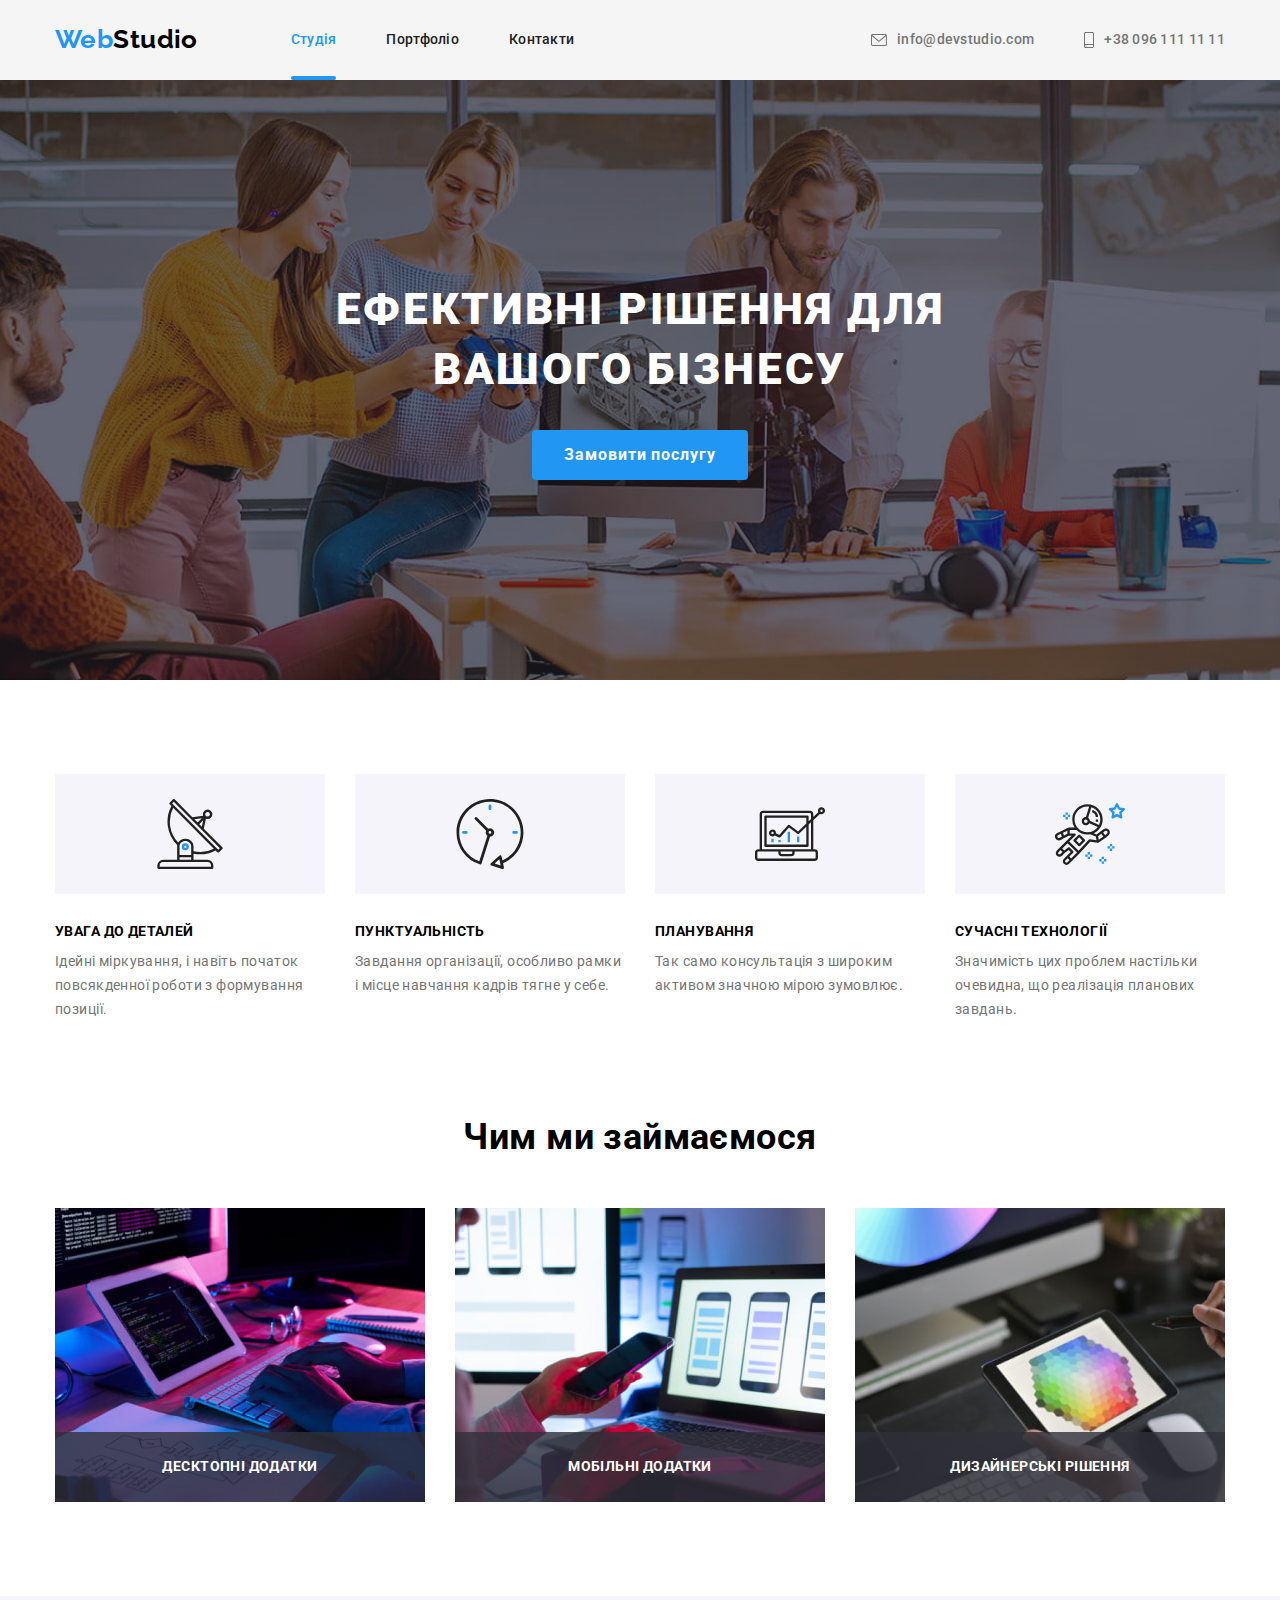
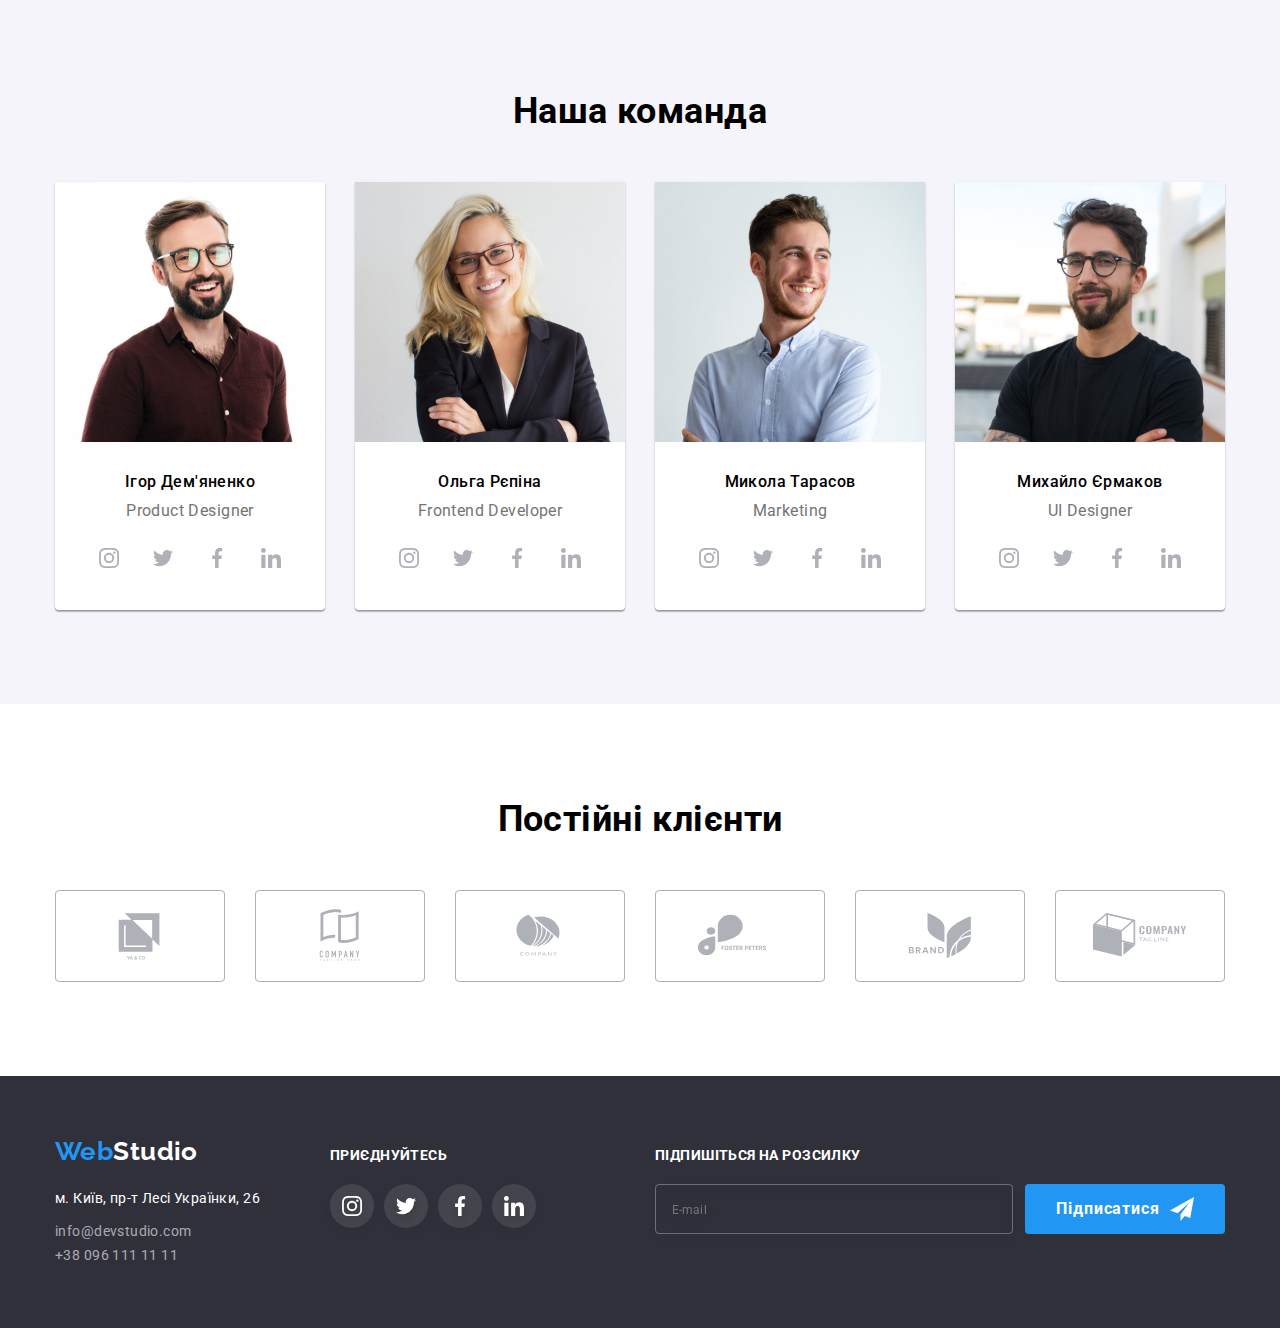
<file: index.html>
<!DOCTYPE html>
<html lang="uk">

<head>
    <meta charset="UTF-8">
    <meta http-equiv="X-UA-Compatible" content="IE=edge">
    <meta name="viewport" content="width=device-width, initial-scale=1.0">
    <title>Web-Studio</title>
    <link rel="preconnect" href="https://fonts.googleapis.com">
    <link rel="preconnect" href="https://fonts.gstatic.com" crossorigin>
    <link
        href="https://fonts.googleapis.com/css2?family=Raleway:wght@700&family=Roboto:wght@400;500;700;900&display=swap"
        rel="stylesheet">
    <!-- modern-normalize -->
    <link rel="stylesheet"
        href="https://cdnjs.cloudflare.com/ajax/libs/modern-normalize/1.1.0/modern-normalize.min.css">
        <link rel="stylesheet" href="./css/main.min.css">
    
</head>

<body class="page">
    <!-- header -->
    <header class="header-page">
        <div class="container header__container">
            <nav class="site-nav">
                <a class="logo link" href="/">Web<span class="site-logo link">Studio</span></a>
                <ul class="nav__list list">
                    <li class="list-item header__item"><a class="nav__link active link current"
                            href="./main.html">Студія</a></li>
                    <li class="list-item header__item"><a class="nav__link link" href="./portfolio.html">Портфоліо</a></li>
                    <li class="list-item header__item"><a class="nav__link link" href="">Контакти</a></li>
                </ul>
            </nav>
    
            <ul class="header__group list">
                <li class="list-item"><a class="link__contact link" href="mailto:info@devstudio.com">
                        <svg class="link-address" width="16" height="12">
                            <use href="./images/icons.svg#icon-mail"></use>
                        </svg>info@devstudio.com</a></li>
                <li class="list-item"><a class="link__contact link" href="tel:+380961111111">
                        <svg class="link-address" width="10" height="16">
                            <use href="./images/icons.svg#icon-tel"></use>
                        </svg>+38 096 111 11 11</a></li>
            </ul>
        </div>
    </header>
    <!-- main -->
    <main>
        <section class="hero">
            <div class="container hero__container">
                <h1 class="main-title">Ефективні рішення для вашого бізнесу</h1>
                <button class="hero__btn hero__btn--active" type="button" data-modal-open>Замовити послугу</button>
            </div>
        </section>
    
        <section class="features section">
            <div class="container">
                <h2 hidden>Особливості</h2>
                <ul class="list features__list">
                    <li class="list-item features__item">
                        <div class="features__icon-block"><svg class="features__icon" width="70" height="70">
                                <use href="./images/icons.svg#icon-antenna"></use>
                            </svg></div>
                        <h3 class="features__subtitle">УВАГА ДО ДЕТАЛЕЙ</h3>
                        <p class="features__desk">Ідейні міркування, і навіть початок повсякденної роботи з формування
                            позиції.</p>
                    </li>
                    <li class="list-item features__item">
                        <div class="features__icon-block"><svg class="features__icon" width="70" height="70">
                                <use href="./images/icons.svg#icon-clock"></use>
                            </svg></div>
                        <h3 class="features__subtitle">ПУНКТУАЛЬНІСТЬ</h3>
                        <p class="features__desk">Завдання організації, особливо рамки і місце навчання кадрів тягне у себе.
                        </p>
                    </li>
                    <li class="list-item features__item">
                        <div class="features__icon-block"><svg class="features__icon" width="70" height="70">
                                <use href="./images/icons.svg#icon-diagram"></use>
                            </svg></div>
                        <h3 class="features__subtitle">ПЛАНУВАННЯ</h3>
                        <p class="features__desk">Так само консультація з широким активом значною мірою зумовлює.</p>
                    </li>
                    <li class="list-item features__item">
                        <div class="features__icon-block"><svg class="features__icon" width="70" height="70">
                                <use href="./images/icons.svg#icon-astronaut"></use>
                            </svg></div>
                        <h3 class="features__subtitle">СУЧАСНІ ТЕХНОЛОГІЇ</h3>
                        <p class="features__desk">Значимість цих проблем настільки очевидна, що реалізація планових завдань.
                        </p>
                    </li>
                </ul>
            </div>
        </section>
    
        <section class="services section">
            <div class="container">
                <h2 class="section-title">Чим ми займаємося</h2>
                <ul class="list services__list">
                    <li class="list-item services__item">
                        <div class="services__card">
                            <img class="img" src="./images/box1.jpg" alt="Верстка" width="370" height="294">
                            <p class="services__description">Десктопні додатки</p>
                        </div>
                    </li>
                    <li class="list-item services__item">
                        <div class="services__card">
                            <img class="img" src="./images/box2.jpg" alt="Створення мобільних додатків" width="370"
                                height="294">
                            <p class="services__description">Мобільні додатки</p>
                        </div>
                    </li>
                    <li class="list-item services__item">
                        <div class="services__card">
                            <img class="img" src="./images/box3.jpg" alt="Створення ігр" width="370" height="294">
                            <p class="services__description">Дизайнерські рішення</p>
                        </div>
                    </li>
                </ul>
            </div>
        </section>
    
        <section class="team section">
            <div class="container">
                <h2 class="section-title">Наша команда</h2>
                <ul class="list team__list">
                    <li class="team__item">
                        <img class="img" src="./images/photo1.jpg" alt="Product Designer Photo" width="270" height="260">
                        <div class="card">
                            <h3 class="team__name">Ігор Дем'яненко</h3>
                            <p class="team__position">Product Designer</p>
                            <ul class="list socials">
                                <li class="list-item socials-item">
                                    <a class="social-links" href="https://instagram.com" target="_blank"
                                        rel="noopener noreferrer" aria-label="Instagram"><svg class="socials-icon"
                                            width="20" height="20">
                                            <use href="./images/icons.svg#icon-instagram"></use>
                                        </svg>
                                    </a>
                                </li>
                                <li class="list-item socials-item">
                                    <a class="social-links" href="https://twitter.com" target="_blank"
                                        rel="noopener noreferrer" aria-label="Twitter"><svg class="socials-icon" width="20"
                                            height="20">
                                            <use href="./images/icons.svg#icon-twitter"></use>
                                        </svg>
                                    </a>
                                </li>
                                <li class="list-item socials-item">
                                    <a class="social-links" href="https://facebook.com" target="_blank"
                                        rel="noopener noreferrer" aria-label="Facebook"><svg class="socials-icon" width="20"
                                            height="20">
                                            <use href="./images/icons.svg#icon-facebook"></use>
                                        </svg>
                                    </a>
                                </li>
                                <li class="list-item socials-item">
                                    <a class="social-links" href="https://linkedin.com" target="_blank"
                                        rel="noopener noreferrer" aria-label="Linkedin"><svg class="socials-icon" width="20"
                                            height="20">
                                            <use href="./images/icons.svg#icon-linkedin"></use>
                                        </svg>
                                    </a>
                                </li>
                            </ul>
                        </div>
                    </li>
                    <li class="team__item socials-item">
                        <img class="img" src="./images/photo2.jpg" alt="Frontend Developer Photo" width="270" height="260">
                        <div class="card">
                            <h3 class="team__name">Ольга Рєпіна</h3>
                            <p class="team__position">Frontend Developer</p>
                            <ul class="list socials">
                                <li class="list-item">
                                    <a class="social-links" href="https://instagram.com" target="_blank"
                                        rel="noopener noreferrer" aria-label="Instagram"><svg class="socials-icon"
                                            width="20" height="20">
                                            <use href="./images/icons.svg#icon-instagram"></use>
                                        </svg>
                                    </a>
                                </li>
                                <li class="list-item socials-item">
                                    <a class="social-links" href="https://twitter.com" target="_blank"
                                        rel="noopener noreferrer" aria-label="Twitter"><svg class="socials-icon" width="20"
                                            height="20">
                                            <use href="./images/icons.svg#icon-twitter"></use>
                                        </svg>
                                    </a>
                                </li>
                                <li class="list-item socials-item">
                                    <a class="social-links" href="https://facebook.com" target="_blank"
                                        rel="noopener noreferrer" aria-label="Facebook"><svg class="socials-icon" width="20"
                                            height="20">
                                            <use href="./images/icons.svg#icon-facebook"></use>
                                        </svg>
                                    </a>
                                </li>
                                <li class="list-item socials-item">
                                    <a class="social-links" href="https://linkedin.com" target="_blank"
                                        rel="noopener noreferrer" aria-label="Linkedin"><svg class="socials-icon" width="20"
                                            height="20">
                                            <use href="./images/icons.svg#icon-linkedin"></use>
                                        </svg>
                                    </a>
                                </li>
                            </ul>
    
                        </div>
                    </li>
                    <li class="team__item socials-item">
                        <img class="img" src="./images/photo3.jpg" alt="Marketing Photo" width="270" height="260">
                        <div class="card">
                            <h3 class="team__name">Микола Тарасов</h3>
                            <p class="team__position">Marketing</p>
                            <ul class="list socials">
                                <li class="list-item">
                                    <a class="social-links" href="https://instagram.com" target="_blank"
                                        rel="noopener noreferrer" aria-label="Instagram"><svg class="socials-icon"
                                            width="20" height="20">
                                            <use href="./images/icons.svg#icon-instagram"></use>
                                        </svg>
                                    </a>
                                </li>
                                <li class="list-item socials-item">
                                    <a class="social-links" href="https://twitter.com" target="_blank"
                                        rel="noopener noreferrer" aria-label="Twitter"><svg class="socials-icon" width="20"
                                            height="20">
                                            <use href="./images/icons.svg#icon-twitter"></use>
                                        </svg>
                                    </a>
                                </li>
                                <li class="list-item socials-item">
                                    <a class="social-links" href="https://facebook.com" target="_blank"
                                        rel="noopener noreferrer" aria-label="Facebook"><svg class="socials-icon" width="20"
                                            height="20">
                                            <use href="./images/icons.svg#icon-facebook"></use>
                                        </svg>
                                    </a>
                                </li>
                                <li class="list-item socials-item">
                                    <a class="social-links" href="https://linkedin.com" target="_blank"
                                        rel="noopener noreferrer" aria-label="Linkedin"><svg class="socials-icon" width="20"
                                            height="20">
                                            <use href="./images/icons.svg#icon-linkedin"></use>
                                        </svg>
                                    </a>
                                </li>
                            </ul>
                        </div>
                    </li>
                    <li class="team__item socials-item">
                        <img class="img" src="./images/photo4.jpg" alt="UI Designer Photo" width="270" height="260">
                        <div class="card">
                            <h3 class="team__name">Михайло Єрмаков</h3>
                            <p class="team__position">UI Designer</p>
                            <ul class="list socials">
                                <li class="list-item">
                                    <a class="social-links" href="https://instagram.com" target="_blank"
                                        rel="noopener noreferrer" aria-label="Instagram"><svg class="socials-icon"
                                            width="20" height="20">
                                            <use href="./images/icons.svg#icon-instagram"></use>
                                        </svg>
                                    </a>
                                </li>
                                <li class="list-item socials-item">
                                    <a class="social-links" href="https://twitter.com" target="_blank"
                                        rel="noopener noreferrer" aria-label="Twitter"><svg class="socials-icon" width="20"
                                            height="20">
                                            <use href="./images/icons.svg#icon-twitter"></use>
                                        </svg>
                                    </a>
                                </li>
                                <li class="list-item socials-item">
                                    <a class="social-links" href="https://facebook.com" target="_blank"
                                        rel="noopener noreferrer" aria-label="Facebook"><svg class="socials-icon" width="20"
                                            height="20">
                                            <use href="./images/icons.svg#icon-facebook"></use>
                                        </svg>
                                    </a>
                                </li>
                                <li class="list-item socials-item">
                                    <a class="social-links" href="https://linkedin.com" target="_blank"
                                        rel="noopener noreferrer" aria-label="Linkedin"><svg class="socials-icon" width="20"
                                            height="20">
                                            <use href="./images/icons.svg#icon-linkedin"></use>
                                        </svg>
                                    </a>
                                </li>
                            </ul>
                        </div>
                    </li>
                </ul>
            </div>
        </section>
    
        <section class="section clients">
            <div class="container">
                <h2 class="section-title">Постійні клієнти</h2>
                <ul class="list clients__list">
                    <li class="list-item clients__item">
                        <div class="clients-block"><a class="clients__link link" href="">
                                <svg class="clients__icon" width="106" height="60">
                                    <use href="./images/icons.svg#icon-Logo"></use>
                                </svg>
                            </a></div>
                    </li>
                    <li class="list-item clients__item">
                        <div class="clients-block"><a class="clients__link link" href="">
                                <svg class="clients__icon" width="106" height="60">
                                    <use href="./images/icons.svg#icon-Logo-1"></use>
                                </svg>
                            </a></div>
                    </li>
                    <li class="list-item clients__item">
                        <div class="clients-block"><a class="clients__link link" href="">
                                <svg class="clients__icon" width="106" height="60">
                                    <use href="./images/icons.svg#icon-Logo-2"></use>
                                </svg>
                            </a></div>
                    </li>
                    <li class="list-item clients__item">
                        <div class="clients-block"><a class="clients__link link" href="">
                                <svg class="clients__icon" width="106" height="60">
                                    <use href="./images/icons.svg#icon-Logo-3"></use>
                                </svg>
                            </a></div>
                    </li>
                    <li class="list-item clients__item">
                        <div class="clients-block"><a class="clients__link link" href="">
                                <svg class="clients__icon" width="106" height="60">
                                    <use href="./images/icons.svg#icon-Logo-4"></use>
                                </svg>
                            </a></div>
                    </li>
                    <li class="list-item clients__item">
                        <div class="clients-block"><a class="clients__link link" href="">
                                <svg class="clients__icon" width="106" height="60">
                                    <use href="./images/icons.svg#icon-Logo-5"></use>
                                </svg>
                            </a></div>
                    </li>
                </ul>
    
            </div>
        </section>
    </main>
    <!-- footer -->
    <footer class="footer">
        <div class="container footer__container">
            <div class="footer_address-block"><a class="logo link footer-logo" href="/">Web<span
                        class="accent link">Studio</span></a>
                <address class="address-list list">
                    <p class="footer__address">м. Київ, пр-т Лесі Українки, 26</p>
                    <ul class="contacts-list list">
                        <li class="list-item"><a class="link contacts mail"
                                href="mailto:info@devstudio.com">info@devstudio.com</a></li>
                        <li class="list-item"><a class="link contacts tel" href="tel:+380961111111">+38 096 111 11 11</a>
                        </li>
                    </ul>
                </address>
            </div>
    
            <div class="social-links-block">
                <p class="social-links-title">приєднуйтесь</p>
                <ul class="list footer__social-links">
                    <li class="list-item socials-item">
                        <a class="social-links footer__sl" href="https://instagram.com" target="_blank"
                            rel="noopener noreferrer" aria-label="Instagram"><svg class="socials-icon si-footer" width="20"
                                height="20">
                                <use href="./images/icons.svg#icon-instagram"></use>
                            </svg>
                        </a>
                    </li>
                    <li class="list-item socials-item">
                        <a class="social-links footer__sl" href="https://twitter.com" target="_blank"
                            rel="noopener noreferrer" aria-label="Twitter"><svg class="socials-icon si-footer" width="20"
                                height="20">
                                <use href="./images/icons.svg#icon-twitter"></use>
                            </svg>
                        </a>
                    </li>
                    <li class="list-item socials-item">
                        <a class="social-links footer__sl" href="https://facebook.com" target="_blank"
                            rel="noopener noreferrer" aria-label="Facebook"><svg class="socials-icon si-footer" width="20"
                                height="20">
                                <use href="./images/icons.svg#icon-facebook"></use>
                            </svg>
                        </a>
                    </li>
                    <li class="list-item socials-item">
                        <a class="social-links footer__sl" href="https://linkedin.com" target="_blank"
                            rel="noopener noreferrer" aria-label="Linkedin"><svg class="socials-icon si-footer" width="20"
                                height="20">
                                <use href="./images/icons.svg#icon-linkedin"></use>
                            </svg>
                        </a>
                    </li>
                </ul>
            </div>
    
            <form class="footer__send-mail">
                <strong class="footer__title">Підпишіться на розсилку</strong>
                <div class="footer__send-block">
                    <label for="mail-footer">
                        <input class="footer__input" type="text" placeholder="E-mail" name="mail-footer" id="mail-footer">
                    </label>
                    <button class="footer__btn" type="submit">
                        Підписатися
                        <svg class="footer__send" width="24" height="24">
                            <use href="./images/icons.svg#icon-icon-send"></use>
                        </svg>
                    </button>
                </div>
            </form>
        </div>
    </footer>
    <!-- js -->
<div class="backdrop is-hidden" data-modal>
    <div class="modal">
        <button class="modal__btn" type="button" data-modal-close>
            <svg class="modal__close-btn" width="18" height="18">
                <use href="./images/icons.svg#icon-close-black-18dp-2-1"></use>
            </svg>
        </button>
        <form class="register-form" name="register-form" autocomplete="off">
            <strong class="register-form__title">Залиште свої дані, ми вам передзвонимо</strong>
            <div class="register-form__group" role="group">
                <label class="register-form__field" for="user-name"><span class="register-form__label">Ім'я</span>
                    <input class="register-form__input" type="text" id="user-name" name="user-name" required
                        minlength="3">
                    <svg class="register-form__icon" width="18" height="18">
                        <use href="./images/icons.svg#icon-person-black-18dp">
                        </use>
                    </svg>
                </label>

                <label class="register-form__field" for="user-tel"><span class="register-form__label">Телефон</span>
                    <input class="register-form__input" type="text" id="user-tel" name="user-tel" required>
                    <svg class="register-form__icon" width="18" height="18">
                        <use href="./images/icons.svg#icon-phone-black-18dp">
                        </use>
                    </svg>
                </label>


                <label class="register-form__field" for="user-mail"><span class="register-form__label">Пошта</span>
                    <input class="register-form__input" type="text" id="user-mail" name="user-mail" required>
                    <svg class="register-form__icon" width="18" height="18">
                        <use href="./images/icons.svg#icon-email-black-18dp">
                        </use>
                    </svg>
                </label>

                <label class="register-form__field" for="user-comment">
                    <span class="register-form__heading">Коментар</span>
                    <textarea class="register-form__message" id="user-comment" name="user-comment" rows="5"
                        placeholder="Введіть текст"></textarea>
                </label>
            </div>

            <label class="register-form__agreement" for="user-agreement">
                <input class="register-form__checkbox visually-hidden" type="checkbox" id="user-agreement"
                    name="user-agreement" required>
                <svg class="register-form__icons" width="16" height="15">
                    <use class="icon-checked" href="./images/icons.svg#icon-icon-check-1"></use>
                    <use class="icon-unchecked" href="./images/icons.svg#icon-check"></use>
                </svg>
                <span class="register-form__desc">Погоджуюся з розсилкою та приймаю <a class="register-form__link"
                        href="">Умови договору</a></span>
            </label>

            <button class="register-form__btn " type="submit">Відправити</button>

        </form>

    </div>
</div>

<script src="./js/modal.js"></script>
</body>

</html>
</file>
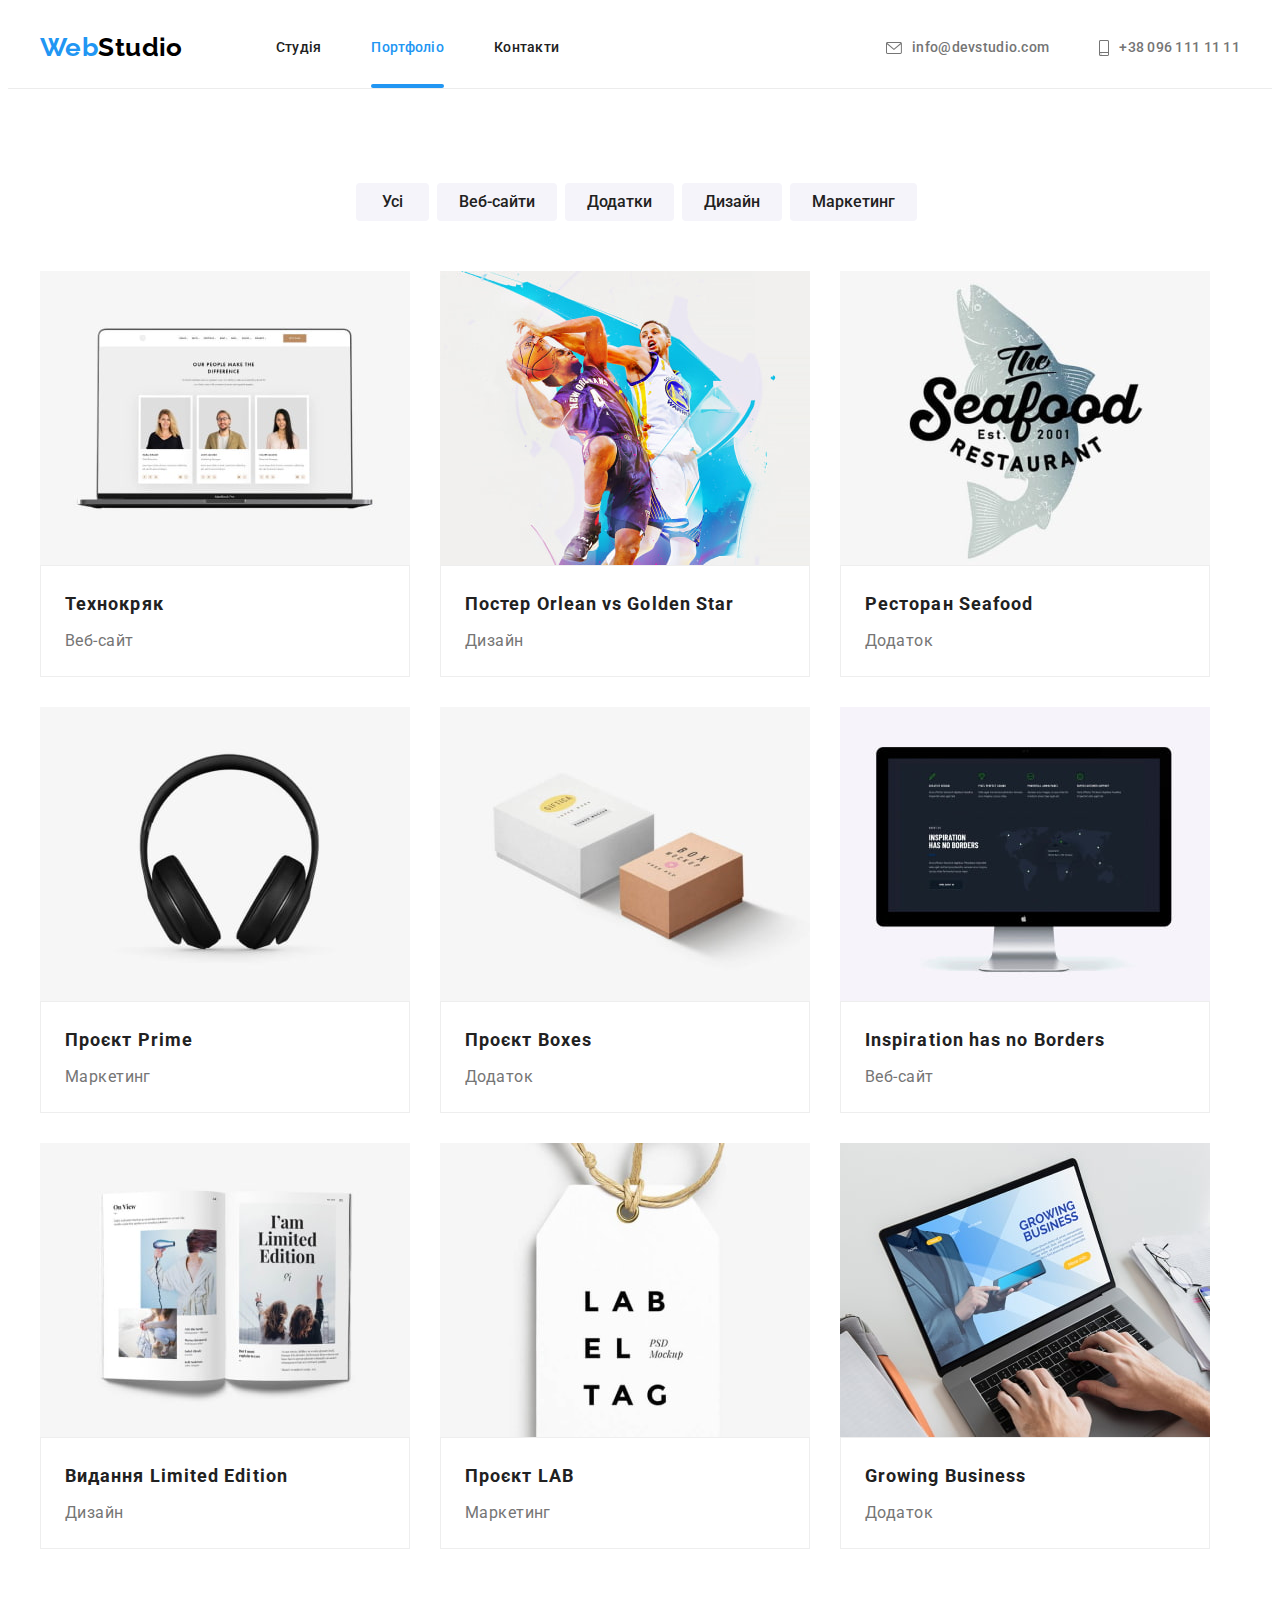
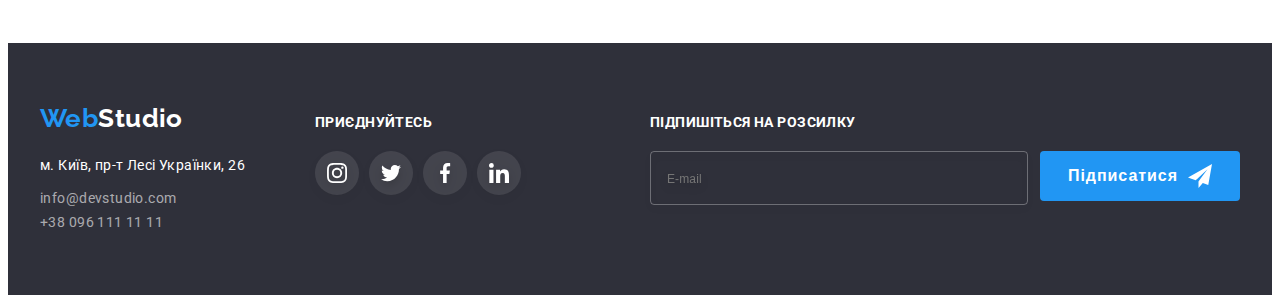
<file: portfolio.html>
<!DOCTYPE html>
<html lang="uk">

<head>
    <meta charset="UTF-8">
    <meta http-equiv="X-UA-Compatible" content="IE=edge">
    <meta name="viewport" content="width=device-width, initial-scale=1.0">
    <title>WebStudio</title>
    <link rel="preconnect" href="https://fonts.googleapis.com">
    <link rel="preconnect" href="https://fonts.gstatic.com" crossorigin>

    <link rel="stylesheet" href="https://cdnjs.cloudflare.com/ajax/libs/modern-normalize/1.1.0/modern-normalize.min.css"
        integrity="sha512-wpPYUAdjBVSE4KJnH1VR1HeZfpl1ub8YT/NKx4PuQ5NmX2tKuGu6U/JRp5y+Y8XG2tV+wKQpNHVUX03MfMFn9Q=="
        crossorigin="anonymous" referrerpolicy="no-referrer" />
    <link
        href="https://fonts.googleapis.com/css2?family=Raleway:wght@700&family=Roboto:wght@400;500;700;900&display=swap"
        rel="stylesheet">
    <link rel="stylesheet" href="./css/main.min.css">

</head>

<body class="page page-body">
    <header class="header">
        <div class="container header__container">
            <nav class="site-nav">
                <div class="header-link">
                    <a class="logo link" href="/">Web<span class="site-logo link">Studio</span></a>
                </div>
                <ul class="nav__list">
                    <li class="list-item header__item"><a class="nav__link link" href="./index.html">Студія</a></li>
                    <li class="list-item header__item"><a class="nav__link active link current"
                            href="./portfolio.html">Портфоліо</a></li>
                    <li class="list-item header__item"><a class="nav__link link" href="">Контакти</a></li>
                </ul>
            </nav>

            <ul class="header__group list">
                <li class="list-item"><a class="link__contact link" href="mailto:info@devstudio.com">
                        <svg class="link-address" width="16" height="12">
                            <use href="./images/icons.svg#icon-mail"></use>
                        </svg>info@devstudio.com</a></li>
                <li class="list-item"><a class="link__contact link" href="tel:+380961111111">
                        <svg class="link-address" width="10" height="16">
                            <use href="./images/icons.svg#icon-tel"></use>
                        </svg>+38 096 111 11 11</a></li>
            </ul>
        </div>

    </header>

    <main>
        <section class="projects section">
            <div class="container">
                <h1 hidden>Проекти</h1>
                <ul class="filters list">
                    <li class="list-item"><button class="filters__btn btn-all" type="button">Усі</button> </li>
                    <li class="list-item"><button class="filters__btn" type="button">Веб-сайти</button> </li>
                    <li class="list-item"><button class="filters__btn" type="button">Додатки</button></li>
                    <li class="list-item"><button class="filters__btn" type="button">Дизайн</button></li>
                    <li class="list-item"><button class="filters__btn" type="button">Маркетинг</button></li>
                </ul>
                <ul class="works list">
                    <li class="work-list">
                        <a class="link portfolio__link" href="">
                            <div class="cards-overlay">
                                <img src="./images/tekhnokryak.jpg" alt="Фото монітору с відкритим сайтом" width="370"
                                    height="294">
                                <div class="overlay is-hidden">
                                    <p class="work-type-description ">Ресурс пропонує комплексні пропозиції з різним
                                        рівнем функціоналу та сервісів. Все це дозволить відвідувачу отримати вичерпні
                                        відомості про компанію чи приватну особу.</p>
                                </div>
                            </div>

                            <div class="portfolio__cards">
                                <h2 class="project-name">Технокряк</h2>
                                <p class="work-type">Веб-сайт</p>
                            </div>
                        </a>
                    </li>
                    <li class="work-list">
                        <a class="link portfolio__link" href="">
                            <div class="cards-overlay">
                                <img src="./images/poster.jpg" alt="Постер з баскетболістами" width="370" height="294">
                                <div class="overlay is-hidden">
                                    <p class="work-type-description">Ресурс пропонує комплексні пропозиції з різним
                                        рівнем функціоналу та сервісів. Все це дозволить відвідувачу отримати вичерпні
                                        відомості про компанію чи приватну особу.</p>
                                </div>
                            </div>

                            <div class="portfolio__cards">
                                <h2 class="project-name">Постер <span lang="en">Orlean vs Golden Star</span></h2>
                                <p class="work-type">Дизайн</p>
                            </div>
                        </a>
                    </li>
                    <li class="work-list">
                        <a class="link portfolio__link" href="">
                            <div class="cards-overlay">
                                <img src="./images/restaurant.jpg" alt="Логотип ресторану" width="370" height="294">
                                <div class="overlay is-hidden">
                                    <p class="work-type-description">Ресурс пропонує комплексні пропозиції з різним
                                        рівнем функціоналу та сервісів. Все це дозволить відвідувачу отримати вичерпні
                                        відомості про компанію чи приватну особу.</p>
                                </div>
                            </div>

                            <div class="portfolio__cards">
                                <h2 class="project-name">Ресторан <span lang="en"> Seafood</span></h2>
                                <p class="work-type">Додаток</p>
                            </div>
                        </a>
                    </li>
                    <li class="work-list">
                        <a class="link portfolio__link" href="">
                            <div class="cards-overlay">

                                <img src="./images/prime.jpg" alt="Навушники" width="370" height="294">
                                <div class="overlay is-hidden">
                                    <p class="work-type-description">Ресурс пропонує комплексні пропозиції з різним
                                        рівнем функціоналу та сервісів. Все це дозволить відвідувачу отримати вичерпні
                                        відомості про компанію чи приватну особу.</p>
                                </div>
                            </div>
                            <div class="portfolio__cards">
                                <h2 class="project-name">Проєкт <span lang="en">Prime</span></h2>
                                <p class="work-type">Маркетинг</p>
                            </div>
                        </a>
                    </li>
                    <li class="work-list">
                        <a class="link portfolio__link" href="">
                            <div class="cards-overlay">

                                <img src="./images/boxes.jpg" alt="Два бокси" width="370" height="294">
                                <div class="overlay is-hidden">
                                    <p class="work-type-description">Ресурс пропонує комплексні пропозиції з різним
                                        рівнем функціоналу та сервісів. Все це дозволить відвідувачу отримати вичерпні
                                        відомості про компанію чи приватну особу.</p>
                                </div>
                            </div>
                            <div class="portfolio__cards">
                                <h2 class="project-name">Проєкт <span lang="en">Boxes</span></h2>
                                <p class="work-type"> Додаток</p>
                            </div>
                        </a>
                    </li>
                    <li class="work-list">
                        <a class="link portfolio__link" href="">
                            <div class="cards-overlay">

                                <img src="./images/inspirations.jpg" alt="Монітор с відкритою головною сторінкою сайту"
                                    width="370" height="294">
                                <div class="overlay is-hidden">
                                    <p class="work-type-description">Ресурс пропонує комплексні пропозиції з різним
                                        рівнем функціоналу та сервісів. Все це дозволить відвідувачу отримати вичерпні
                                        відомості про компанію чи приватну особу.</p>
                                </div>
                            </div>

                            <div class="portfolio__cards">
                                <h2 class="project-name"><span lang="en">Inspiration has no Borders</span></h2>
                                <p class="work-type">Веб-сайт</p>
                            </div>
                        </a>
                    </li>
                    <li class="work-list">
                        <a class="link portfolio__link" href="">

                            <div class="cards-overlay">

                                <img src="./images/edition.jpg" alt="Розгорнутий журнал" width="370" height="294">
                                <div class="overlay is-hidden">
                                    <p class="work-type-description">Ресурс пропонує комплексні пропозиції з різним
                                        рівнем функціоналу та сервісів. Все це дозволить відвідувачу отримати вичерпні
                                        відомості про компанію чи приватну особу.</p>
                                </div>
                            </div>

                            <div class="portfolio__cards">
                                <h2 class="project-name">Видання <span lang="en">Limited Edition</span></h2>
                                <p class="work-type">Дизайн</p>
                            </div>
                        </a>
                    </li>
                    <li class="work-list">
                        <a class="link portfolio__link" href="">
                            <div class="cards-overlay">

                                <img src="./images/lab.jpg" alt="Бірка з надписом" width="370" height="294">
                                <div class="overlay is-hidden">
                                    <p class="work-type-description">Ресурс пропонує комплексні пропозиції з різним
                                        рівнем функціоналу та сервісів. Все це дозволить відвідувачу отримати вичерпні
                                        відомості про компанію чи приватну особу.</p>
                                </div>
                            </div>
                            <div class="portfolio__cards">
                                <h2 class="project-name">Проєкт <span lang="en">LAB</span></h2>
                                <p class="work-type">Маркетинг</p>
                            </div>
                        </a>
                    </li>
                    <li class="work-list">
                        <a class="link portfolio__link" href="">
                            <div class="cards-overlay">

                                <img src="./images/growing.jpg" alt="Зображення телефону на екрані ноутбуку" width="370"
                                    height="294">
                                <div class="overlay is-hidden">
                                    <p class="work-type-description">Ресурс пропонує комплексні пропозиції з різним
                                        рівнем функціоналу та сервісів. Все це дозволить відвідувачу отримати вичерпні
                                        відомості про компанію чи приватну особу.</p>
                                </div>
                            </div>
                            <div class="portfolio__cards">
                                <h2 class="project-name"><span lang="en">Growing Business</span></h2>
                                <p class="work-type">Додаток</p>
                            </div>
                        </a>
                    </li>
                </ul>
            </div>
        </section>
    </main>

    <footer class="footer">
        <div class="container footer__container">
            <div class="footer_address-block"><a class="logo link footer-logo" href="/">Web<span
                        class="accent link">Studio</span></a>
                <address class="address-list list">
                    <p class="footer__address">м. Київ, пр-т Лесі Українки, 26</p>
                    <ul class="contacts-list list">
                        <li class="list-item"><a class="link contacts mail"
                                href="mailto:info@devstudio.com">info@devstudio.com</a></li>
                        <li class="list-item"><a class="link contacts tel" href="tel:+380961111111">+38 096 111 11
                                11</a></li>
                    </ul>
                </address>
            </div>

            <div class="social-links-block">
                <p class="social-links-title">приєднуйтесь</p>
                <ul class="list footer__social-links">
                    <li class="list-item socials-item">
                        <a class="social-links footer__sl" href="https://instagram.com" target="_blank"
                            rel="noopener noreferrer" aria-label="Instagram"><svg class="socials-icon si-footer"
                                width="20" height="20">
                                <use href="./images/icons.svg#icon-instagram"></use>
                            </svg>
                        </a>
                    </li>
                    <li class="list-item socials-item">
                        <a class="social-links footer__sl" href="https://twitter.com" target="_blank"
                            rel="noopener noreferrer" aria-label="Twitter"><svg class="socials-icon si-footer"
                                width="20" height="20">
                                <use href="./images/icons.svg#icon-twitter"></use>
                            </svg>
                        </a>
                    </li>
                    <li class="list-item socials-item">
                        <a class="social-links footer__sl" href="https://facebook.com" target="_blank"
                            rel="noopener noreferrer" aria-label="Facebook"><svg class="socials-icon si-footer"
                                width="20" height="20">
                                <use href="./images/icons.svg#icon-facebook"></use>
                            </svg>
                        </a>
                    </li>
                    <li class="list-item socials-item">
                        <a class="social-links footer__sl" href="https://linkedin.com" target="_blank"
                            rel="noopener noreferrer" aria-label="Linkedin"><svg class="socials-icon si-footer"
                                width="20" height="20">
                                <use href="./images/icons.svg#icon-linkedin"></use>
                            </svg>
                        </a>
                    </li>
                </ul>
            </div>
            <div class="footer__send-mail">
                <form>
                    <strong class="footer__title">Підпишіться на розсилку</strong>
                    <div class="footer__send-block">
                        <label for="mail-footer">
                            <input class="footer__input" type="text" placeholder="E-mail" name="mail-footer"
                                id="mail-footer">
                        </label>
                        <button class="footer__btn" type="submit">
                            Підписатися
                            <svg class="footer__send" width="24" height="24">
                                <use href="./images/icons.svg#icon-icon-send"></use>
                            </svg>
                        </button>
                    </div>
                </form>
            </div>
        </div>
    </footer>
</body>

</html>
</file>
<file: css/main.min.css>
:root{--main-font: roboto, sans-serif;--logo-font: raleway, sans-serif;--primary-color: #212121;--secondary-color: #757575;--hero-color: #FFFFFF;--primary-bkgcolor: #FFFFFF;--secondary-bkgcolor: #2F303A;--body-bgk: #F5F5F5;--button-color-hero: #2196F3;--button-color: #F5F4FA;--link-active: #2196F3;--light-bgk: #F5F4FA;--button-color-active: #188CE8;--logo-header: #000000;--contacts-footer: rgba(255, 255, 255, 0.6);--social-links: #AFB1B8;--type: cubic-bezier(0.4, 0, 0.2, 1);--time: 250ms}h1,h2,h3,p,ul{margin-top:0;margin-bottom:0;padding:0}.visually-hidden{position:absolute;white-space:nowrap;width:1px;height:1px;overflow:hidden;border:0;padding:0;clip:rect(0 0 0 0);-webkit-clip-path:inset(50%);clip-path:inset(50%);margin:-1px}.page{background-color:var(--body-bgk);font-family:var(--main-font);font-size:14px;letter-spacing:.03em}.container{width:1200px;padding:0 15px 0 15px;margin-left:auto;margin-right:auto}.section{padding:94px 0;width:100%}img{display:block;max-width:100%;height:auto}.main-title{font-weight:900;font-size:44px;line-height:1.36;letter-spacing:.06em;text-transform:uppercase;color:var(--hero-color);margin-top:0;margin-bottom:30px;width:696px;margin-left:auto;margin-right:auto}.section-title{font-weight:700;font-size:36px;line-height:1.17;text-align:center;margin-bottom:50px}.link{text-decoration:none}.link__contact{display:-webkit-box;display:-ms-flexbox;display:flex;gap:10px;-webkit-box-align:center;-ms-flex-align:center;align-items:center;-webkit-transition-property:color;transition-property:color;-webkit-transition-duration:250ms;transition-duration:250ms;-webkit-transition-timing-function:cubic-bezier(0.4, 0, 0.2, 1);transition-timing-function:cubic-bezier(0.4, 0, 0.2, 1);color:var(--secondary-color);text-decoration:none;padding-top:32px;padding-bottom:32px}.link:focus,.link:hover{color:var(--link-active)}.list,.list-item,.link-item,.work-list{list-style:none}.work-link{text-decoration:none}.active{color:var(--link-active)}.header{border-bottom:1px solid #ececec}.header__container{display:-webkit-box;display:-ms-flexbox;display:flex;-webkit-box-align:center;-ms-flex-align:center;align-items:center}.header__group{color:var(--secondary-color);font-weight:500;line-height:1.14;letter-spacing:.02em;display:-webkit-box;display:-ms-flexbox;display:flex;-webkit-box-align:center;-ms-flex-align:center;align-items:center}.header__item{position:relative;padding-top:32px;padding-bottom:32px}.header__link .header__item{display:block;-webkit-box-align:center;-ms-flex-align:center;align-items:center}.site-nav{display:-webkit-box;display:-ms-flexbox;display:flex;-webkit-box-align:center;-ms-flex-align:center;align-items:center;margin-right:auto;margin-left:0}.current::after{position:absolute;content:"";display:block;left:0;bottom:-0.5%;width:100%;height:4px;background-color:var(--link-active);border-radius:2px}.active.current{color:var(--link-active)}.header__group .list-item+.list-item{margin-left:auto;margin-right:0}.header__group li{margin-right:50px}.logo{font-family:var(--logo-font);color:var(--link-active);font-weight:700;font-size:26px;line-height:1.19;display:block;-webkit-box-align:center;-ms-flex-align:center;align-items:center;padding-top:24px;padding-bottom:25px}.site-logo{color:var(--logo-header)}.footer-logo{display:block;padding:0;margin-bottom:20px}.nav__list{font-weight:500;line-height:1.14;letter-spacing:.02em;display:-webkit-box;display:-ms-flexbox;display:flex;min-width:45px;margin-left:93px;margin-right:auto}.nav__link{text-decoration:none;color:var(--primary-color);-webkit-transition-property:color;transition-property:color;-webkit-transition-duration:250ms;transition-duration:250ms;-webkit-transition-timing-function:cubic-bezier(0.4, 0, 0.2, 1);transition-timing-function:cubic-bezier(0.4, 0, 0.2, 1)}.nav__list .header__item{margin-right:50px}.link-address{fill:currentColor;display:-webkit-box;display:-ms-flexbox;display:flex;gap:10px}.hero{background-image:-webkit-gradient(linear, left top, left bottom, from(rgba(47, 48, 58, 0.4)), to(rgba(47, 48, 58, 0.4))),url(../images/hero.jpg);background-image:linear-gradient(rgba(47, 48, 58, 0.4), rgba(47, 48, 58, 0.4)),url(../images/hero.jpg);background-color:var(--secondary-bkgcolor);max-width:1600px;background-position:center;background-repeat:no-repeat;background-size:cover;margin-left:auto;margin-right:auto;padding-top:200px;padding-bottom:200px}.hero__container{display:-webkit-box;display:-ms-flexbox;display:flex;text-align:center;-webkit-box-orient:vertical;-webkit-box-direction:normal;-ms-flex-direction:column;flex-direction:column}.hero__btn{-webkit-transition-property:background-color;transition-property:background-color;-webkit-transition-duration:250ms;transition-duration:250ms;-webkit-transition-timing-function:cubic-bezier(0.4, 0, 0.2, 1);transition-timing-function:cubic-bezier(0.4, 0, 0.2, 1);border:none;cursor:pointer;font-family:inherit;background-color:var(--button-color-hero);color:var(--hero-color);font-weight:700;font-size:16px;line-height:1.88;display:-webkit-box;display:-ms-flexbox;display:flex;-webkit-box-align:center;-ms-flex-align:center;align-items:center;letter-spacing:.06em;border-radius:4px;padding:10px 32px;min-width:216px;display:block;margin-left:auto;margin-right:auto}.hero__btn--active:active{background-color:var(--button-color-active)}.features{background-color:var(--primary-bkgcolor);padding-bottom:0}.features__subtitle{font-weight:700;font-size:14px;line-height:1.14;letter-spacing:.03em;text-transform:uppercase;margin-top:0;margin-bottom:10px}.features__desk{color:var(--secondary-color);font-weight:400;line-height:1.71}.features__list{display:-webkit-box;display:-ms-flexbox;display:flex;gap:30px}.features__item{width:270px}.features__icon{display:-webkit-box;display:-ms-flexbox;display:flex;border-radius:4px}.features__icon-block{display:-webkit-box;display:-ms-flexbox;display:flex;gap:30px;-webkit-box-align:center;-ms-flex-align:center;align-items:center;-webkit-box-pack:center;-ms-flex-pack:center;justify-content:center;width:270px;height:120px;background-color:var(--light-bgk);margin-bottom:30px}.services{background-color:var(--primary-bkgcolor)}.services__list{display:-webkit-box;display:-ms-flexbox;display:flex;gap:30px}.services__item{width:370px}.services__card{position:relative}.services__description{position:absolute;font-weight:700;font-size:14px;line-height:1.14;letter-spacing:.03em;text-transform:uppercase;color:var(--hero-color);background-color:rgba(47,48,58,.8);text-align:center;display:-webkit-box;display:-ms-flexbox;display:flex;-webkit-box-align:center;-ms-flex-align:center;align-items:center;-webkit-box-pack:center;-ms-flex-pack:center;justify-content:center;width:100%;height:70px;right:0;bottom:0}.socials{display:-webkit-box;display:-ms-flexbox;display:flex;gap:10px;-webkit-box-pack:center;-ms-flex-pack:center;justify-content:center}.social-links{width:44px;height:44px;background-color:var(--primary-bkgcolor);border-radius:50%;display:-webkit-box;display:-ms-flexbox;display:flex;-webkit-box-align:center;-ms-flex-align:center;align-items:center;-webkit-box-pack:center;-ms-flex-pack:center;justify-content:center;color:var(--social-links);-webkit-transition-property:color,background-color;transition-property:color,background-color;-webkit-transition-duration:250ms;transition-duration:250ms;-webkit-transition-timing-function:cubic-bezier(0.4, 0, 0.2, 1);transition-timing-function:cubic-bezier(0.4, 0, 0.2, 1)}.social-links:hover,.social-links:focus{color:var(--hero-color);background-color:var(--link-active)}.socials-icon{fill:currentColor;-webkit-transition-property:color,background-color;transition-property:color,background-color;-webkit-transition-timing-function:cubic-bezier(0.4, 0, 0.2, 1);transition-timing-function:cubic-bezier(0.4, 0, 0.2, 1)}.team{background-color:var(--light-bgk)}.team__list{display:-webkit-box;display:-ms-flexbox;display:flex;gap:30px}.team__item{background-color:var(--hero-color);width:270px;-webkit-box-shadow:0px 1px 3px rgba(0,0,0,.12),0px 1px 1px rgba(0,0,0,.14),0px 2px 1px rgba(0,0,0,.2);box-shadow:0px 1px 3px rgba(0,0,0,.12),0px 1px 1px rgba(0,0,0,.14),0px 2px 1px rgba(0,0,0,.2);border-radius:0px 0px 4px 4px}.team__name{font-weight:500;font-size:16px;line-height:1.19;text-align:center;margin-bottom:10px}.team__position{font-weight:400;font-size:16px;text-align:center;line-height:1.19;color:var(--secondary-color);margin-bottom:16px}.card{padding-top:30px;padding-bottom:30px}.clients{background-color:var(--primary-bkgcolor)}.clients__list{display:-webkit-box;display:-ms-flexbox;display:flex;gap:30px;-webkit-box-pack:center;-ms-flex-pack:center;justify-content:center}.clients__icon{display:-webkit-box;display:-ms-flexbox;display:flex;fill:currentColor;-webkit-transition-property:color;transition-property:color;-webkit-transition-duration:250ms;transition-duration:250ms;-webkit-transition-timing-function:cubic-bezier(0.4, 0, 0.2, 1);transition-timing-function:cubic-bezier(0.4, 0, 0.2, 1)}.clients__link{color:var(--social-links);display:-webkit-box;display:-ms-flexbox;display:flex;-webkit-box-pack:center;-ms-flex-pack:center;justify-content:center;-webkit-box-align:center;-ms-flex-align:center;align-items:center;border:1px solid var(--social-links);border-radius:4px;width:170px;height:92px;-webkit-transition-property:color,border;transition-property:color,border;-webkit-transition-timing-function:cubic-bezier(0.4, 0, 0.2, 1);transition-timing-function:cubic-bezier(0.4, 0, 0.2, 1)}.clients__link:hover,.clients__link:focus{border:1px solid var(--button-color-hero)}.clients__link:hover,.clients__link:focus{border:1px solid var(--button-color-hero)}.footer{background-color:var(--secondary-bkgcolor);padding-top:60px;padding-bottom:60px}.footer__container{display:-webkit-box;display:-ms-flexbox;display:flex;-webkit-box-align:baseline;-ms-flex-align:baseline;align-items:baseline}.footer__address{display:-webkit-box;display:-ms-flexbox;display:flex;margin-bottom:9px}.footer__sl{background-color:rgba(255,255,255,.1);color:var(--hero-color);-webkit-filter:drop-shadow(0px 4px 4px rgba(0, 0, 0, 0.25));filter:drop-shadow(0px 4px 4px rgba(0, 0, 0, 0.25))}.footer__social-links{display:-webkit-box;display:-ms-flexbox;display:flex;gap:10px;-webkit-transition-property:background-color;transition-property:background-color;-webkit-transition-duration:250ms;transition-duration:250ms;-webkit-transition-timing-function:cubic-bezier(0.4, 0, 0.2, 1);transition-timing-function:cubic-bezier(0.4, 0, 0.2, 1)}.footer__title{margin-bottom:20px;font-weight:700;font-size:14px;line-height:1.14;letter-spacing:.03em;text-transform:uppercase;color:var(--primary-bkgcolor)}.footer__input{padding-left:16px;width:358px;height:50px;background-color:rgba(0,0,0,0);color:var(--light-bgk);border:1px solid rgba(255,255,255,.3);-webkit-filter:drop-shadow(0px 4px 4px rgba(0, 0, 0, 0.15));filter:drop-shadow(0px 4px 4px rgba(0, 0, 0, 0.15));border-radius:4px;-webkit-transition-property:border-color;transition-property:border-color;-webkit-transition-duration:250ms;transition-duration:250ms;-webkit-transition-timing-function:cubic-bezier(0.4, 0, 0.2, 1);transition-timing-function:cubic-bezier(0.4, 0, 0.2, 1)}.footer__input:focus,.footer__input:hover{border-color:var(--link-active)}.footer__btn{display:-webkit-box;display:-ms-flexbox;display:flex;gap:10px;-webkit-box-pack:center;-ms-flex-pack:center;justify-content:center;-webkit-box-align:center;-ms-flex-align:center;align-items:center;text-align:center;min-width:200px;height:50px;font-weight:700;font-size:16px;line-height:1.87;letter-spacing:.06em;background-color:var(--link-active);color:var(--primary-bkgcolor);border:none;border-radius:4px;cursor:pointer;-webkit-transition-property:background-color;transition-property:background-color;-webkit-transition-duration:250ms;transition-duration:250ms;-webkit-transition-timing-function:cubic-bezier(0.4, 0, 0.2, 1);transition-timing-function:cubic-bezier(0.4, 0, 0.2, 1)}.footer__btn:hover,.footer__btn:focus{background-color:var(--button-color-active)}.footer__send-block{display:-webkit-box;display:-ms-flexbox;display:flex;gap:12px;margin-top:20px}.footer__send{fill:currentColor}.footer__send-mail{display:block;margin-left:auto}.address-list,.contacts{color:var(--hero-color);font-style:normal;font-weight:400;line-height:1.71}.accent{color:var(--hero-color)}.contacts-list a{color:var(--contacts-footer);-webkit-transition-property:color;transition-property:color;-webkit-transition-duration:250ms;transition-duration:250ms;-webkit-transition-timing-function:cubic-bezier(0.4, 0, 0.2, 1);transition-timing-function:cubic-bezier(0.4, 0, 0.2, 1)}.contact-mail{margin-bottom:9px}.social-links-block{margin-left:70px}.social-links-title{font-weight:700;font-size:14px;line-height:1.14;letter-spacing:.03em;text-transform:uppercase;color:var(--hero-color);margin-bottom:20px}.filters{display:-webkit-box;display:-ms-flexbox;display:flex;-webkit-box-pack:center;-ms-flex-pack:center;justify-content:center;margin-bottom:50px}.filters__btn{border:none;background-color:var(--button-color);color:var(--primary-color);font-family:inherit;font-weight:500;font-size:16px;line-height:1.63;text-align:center;border-radius:4px;padding:6px 22px;display:inline-block;min-width:73px;margin-right:8px;-webkit-transition-property:color,background-color;transition-property:color,background-color;-webkit-transition-duration:250ms;transition-duration:250ms;-webkit-transition-timing-function:cubic-bezier(0.4, 0, 0.2, 1);transition-timing-function:cubic-bezier(0.4, 0, 0.2, 1)}.filters__btn:hover,.filters__btn:focus{background-color:var(--link-active);color:var(--hero-color);-webkit-filter:drop-shadow(0px 4px 4px rgba(0, 0, 0, 0.25));filter:drop-shadow(0px 4px 4px rgba(0, 0, 0, 0.25))}.btn-all{padding:6px 25px}.page-body{background-color:var(--hero-color)}.portfolio__cards{background:#fff;border-top:1px solid #eee;border-bottom:1px solid #eee;border-left:1px solid #eee;border-right:1px solid #eee;padding:20px 24px 20px 24px}.portfolio__link{display:block;-webkit-transition-property:color;transition-property:color;-webkit-transition-duration:250ms;transition-duration:250ms;-webkit-transition-timing-function:cubic-bezier(0.4, 0, 0.2, 1);transition-timing-function:cubic-bezier(0.4, 0, 0.2, 1)}.portfolio__link:hover,.portfolio__link:focus{-webkit-filter:drop-shadow(0px 4px 4px rgba(0, 0, 0, 0.25));filter:drop-shadow(0px 4px 4px rgba(0, 0, 0, 0.25))}.portfolio__link:hover .overlay,.portfolio__link:focus .overlay{-webkit-transform:translateY(0);transform:translateY(0);opacity:1}.project-name{color:var(--primary-color);font-weight:700;font-size:18px;line-height:2;letter-spacing:.06em}.work-type{font-weight:400;font-size:16px;line-height:1.88;color:var(--secondary-color);margin-top:4px}.works{display:-webkit-box;display:-ms-flexbox;display:flex;-ms-flex-wrap:wrap;flex-wrap:wrap;gap:30px}.work-list{width:370px}.cards-overlay{position:relative;overflow:hidden}.overlay{position:absolute;-webkit-transform:translateY(101%);transform:translateY(101%);-webkit-transition-property:-webkit-transform;transition-property:-webkit-transform;transition-property:transform;transition-property:transform, -webkit-transform;-webkit-transition-duration:250ms;transition-duration:250ms;-webkit-transition:-webkit-transform 250ms cubic-bezier(0.4, 0, 0.2, 1);transition:-webkit-transform 250ms cubic-bezier(0.4, 0, 0.2, 1);transition:transform 250ms cubic-bezier(0.4, 0, 0.2, 1);transition:transform 250ms cubic-bezier(0.4, 0, 0.2, 1), -webkit-transform 250ms cubic-bezier(0.4, 0, 0.2, 1);display:-webkit-box;display:-ms-flexbox;display:flex;-webkit-box-align:center;-ms-flex-align:center;align-items:center;-webkit-box-pack:center;-ms-flex-pack:center;justify-content:center;top:0;left:0;width:100%;height:100%;padding:24px;padding-right:24px;color:var(--hero-color);font-weight:400;font-size:18px;line-height:1.56;letter-spacing:.03em;background:rgba(33,150,243,.9);-webkit-box-shadow:0px 4px 4px rgba(0,0,0,.25);box-shadow:0px 4px 4px rgba(0,0,0,.25)}.overlay.is-hidden{opacity:0}.backdrop{position:fixed;top:0;left:0;width:100%;height:100%;background-color:rgba(0,0,0,.2);-webkit-transition:visibility 750ms,opacity 750ms;transition:visibility 750ms,opacity 750ms}.backdrop.is-hidden{opacity:0;pointer-events:none;visibility:hidden}.modal{position:absolute;top:50%;left:50%;padding:40px;-webkit-transform:translate(-50%, -50%);transform:translate(-50%, -50%);width:528px;height:581px;background-color:var(--hero-color);-webkit-box-shadow:0px 1px 3px rgba(0,0,0,.12),0px 1px 1px rgba(0,0,0,.14),0px 2px 1px rgba(0,0,0,.2);box-shadow:0px 1px 3px rgba(0,0,0,.12),0px 1px 1px rgba(0,0,0,.14),0px 2px 1px rgba(0,0,0,.2);border-radius:4px}.modal__btn{position:absolute;top:8px;right:8px;padding:0;background-color:var(--hero-color);border:1px solid rgba(0,0,0,.1);border-radius:50%;display:-webkit-box;display:-ms-flexbox;display:flex;-webkit-box-align:center;-ms-flex-align:center;align-items:center;-webkit-box-pack:center;-ms-flex-pack:center;justify-content:center;width:30px;height:30px;cursor:pointer;-webkit-transition:fill 250ms cubic-bezier(0.4, 0, 0.2, 1);transition:fill 250ms cubic-bezier(0.4, 0, 0.2, 1)}.modal__btn:hover,.modal__btn:focus{fill:var(--button-color-active)}input::-webkit-input-placeholder{color:var(--secondary-color);font-weight:400;font-size:12px;line-height:1.16;letter-spacing:.01em}input::-moz-placeholder{color:var(--secondary-color);font-weight:400;font-size:12px;line-height:1.16;letter-spacing:.01em}input:-ms-input-placeholder{color:var(--secondary-color);font-weight:400;font-size:12px;line-height:1.16;letter-spacing:.01em}input::-ms-input-placeholder{color:var(--secondary-color);font-weight:400;font-size:12px;line-height:1.16;letter-spacing:.01em}input::placeholder{color:var(--secondary-color);font-weight:400;font-size:12px;line-height:1.16;letter-spacing:.01em}.register-form__title{display:block;text-align:center;margin-bottom:12px;font-weight:700;font-size:20px;line-height:1.15;letter-spacing:.03em}.register-form__group{margin-bottom:20px}.register-form__field{position:relative;display:block;margin-bottom:10px}.register-form__label{display:block;font-weight:400;font-size:12px;line-height:1.17;letter-spacing:.01em;color:var(--secondary-color)}.register-form__input{width:100%;height:40px;padding-left:42px;padding-right:42px;margin-top:4px;border:1px solid rgba(33,33,33,.2);border-radius:4px;outline:rgba(0,0,0,0);-webkit-transition:border-color 250ms cubic-bezier(0.4, 0, 0.2, 1);transition:border-color 250ms cubic-bezier(0.4, 0, 0.2, 1)}.register-form__input:focus,.register-form__input:hover{border-color:var(--link-active)}.register-form__input:focus+.register-form__icon{fill:var(--link-active)}.register-form__input:hover+.register-form__icon{fill:var(--link-active)}.register-form__icon{position:absolute;top:65%;left:10px;-webkit-transform:translateY(-50%);transform:translateY(-50%);-webkit-transition:fill 250ms cubic-bezier(0.4, 0, 0.2, 1);transition:fill 250ms cubic-bezier(0.4, 0, 0.2, 1)}.register-form__desc{font-weight:400;font-size:14px;line-height:1.71;letter-spacing:.03em;color:var(--secondary-color)}.register-form__heading{display:block;margin-bottom:4px;font-weight:400;font-size:12px;line-height:1.17;letter-spacing:.01em;color:var(--secondary-color)}.register-form__message{display:block;width:100%;height:120px;padding:18px;resize:none;outline:rgba(0,0,0,0);border:1px solid rgba(33,33,33,.2);border-radius:4px;font-size:12px;-webkit-transition:border-color 250ms cubic-bezier(0.4, 0, 0.2, 1);transition:border-color 250ms cubic-bezier(0.4, 0, 0.2, 1)}.register-form__message:focus,.register-form__message:hover{border-color:var(--link-active)}.register-form__message::-webkit-input-placeholder{font-weight:400;font-size:12px;line-height:1.17;letter-spacing:.01em;color:rgba(117,117,117,.5)}.register-form__message::-moz-placeholder{font-weight:400;font-size:12px;line-height:1.17;letter-spacing:.01em;color:rgba(117,117,117,.5)}.register-form__message:-ms-input-placeholder{font-weight:400;font-size:12px;line-height:1.17;letter-spacing:.01em;color:rgba(117,117,117,.5)}.register-form__message::-ms-input-placeholder{font-weight:400;font-size:12px;line-height:1.17;letter-spacing:.01em;color:rgba(117,117,117,.5)}.register-form__message::placeholder{font-weight:400;font-size:12px;line-height:1.17;letter-spacing:.01em;color:rgba(117,117,117,.5)}.register-form__agreement{display:-webkit-box;display:-ms-flexbox;display:flex;-webkit-box-align:center;-ms-flex-align:center;align-items:center;-webkit-box-pack:center;-ms-flex-pack:center;justify-content:center;gap:8px;margin-bottom:30px}.register-form__link{color:var(--link-active)}.register-form__checkbox:checked+.register-form__icons .icon-checked{opacity:1}.register-form__checkbox:checked+.register-form__icons .icon-unchecked{opacity:0}.register-form__btn{display:block;margin:0 auto;width:200px;height:50px;left:700px;top:712px;border:none;border-radius:4px;background-color:var(--button-color-hero);color:var(--primary-bkgcolor);font-weight:700;font-size:16px;line-height:1.88;letter-spacing:.06em;cursor:pointer;-webkit-filter:drop-shadow(0px 4px 4px rgba(0, 0, 0, 0.25));filter:drop-shadow(0px 4px 4px rgba(0, 0, 0, 0.25));-webkit-transition:background-color 250ms cubic-bezier(0.4, 0, 0.2, 1);transition:background-color 250ms cubic-bezier(0.4, 0, 0.2, 1)}.register-form__btn:hover,.register-form__btn:focus{background-color:var(--button-color-active)}.icon-checked{opacity:0;-webkit-transition:opacity 250ms cubic-bezier(0.4, 0, 0.2, 1);transition:opacity 250ms cubic-bezier(0.4, 0, 0.2, 1)}.icon-unchecked{opacity:1;-webkit-transition:opacity 250ms cubic-bezier(0.4, 0, 0.2, 1);transition:opacity 250ms cubic-bezier(0.4, 0, 0.2, 1)}/*# sourceMappingURL=main.min.css.map */
</file>
